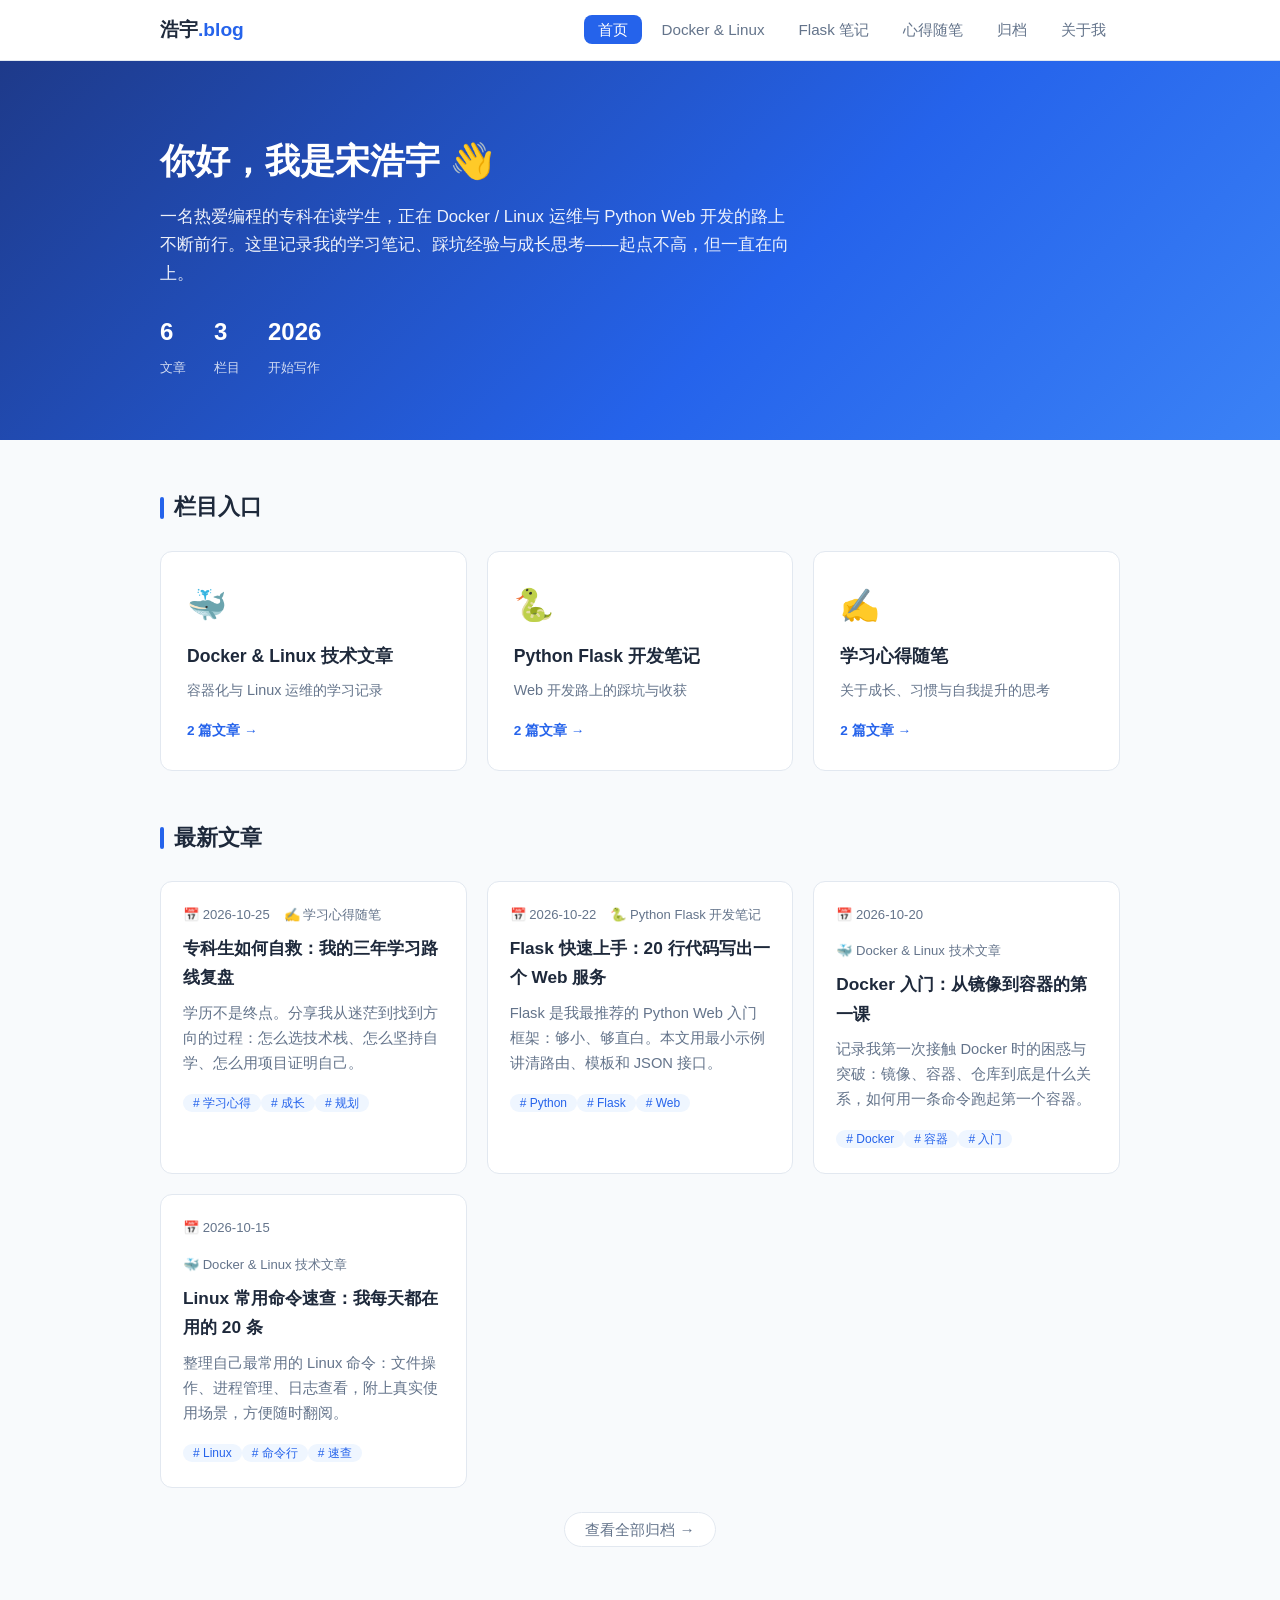
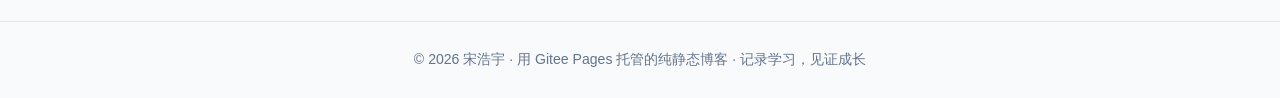
<file: index.html>
<!DOCTYPE html>
<html lang="zh-CN" data-page-node-id="cNDM3xUFpE4BNNk5byfZR0">
<head data-page-node-id="Z9mcagzHNfEuAjdAh82WEu">
  <meta charset="UTF-8" data-page-node-id="cCyyUaWG4G20N4meGMw7b3">
  <meta name="viewport" content="width=device-width, initial-scale=1.0" data-page-node-id="1etgIJega5Bqx6ivHk6iTt">
  <title>浩宇的技术博客 - 记录学习，见证成长</title>
  <link rel="stylesheet" href="css/style.css" data-page-node-id="K6vzIYeeqj6Mf6PJDNcRZx">
</head>
<body data-page-node-id="fht7KVlV8UeI9tq1Of3cJj">
  <nav class="navbar" data-page-node-id="DReSLDtnXKOoj9dSYjXvKb">
    <div class="container" data-page-node-id="JVAeW63MClh1OB8ak6tK0R">
      <a class="logo" href="index.html" data-page-node-id="T9YjNu9s7xB2HPOGHA2o20">浩宇<span data-page-node-id="86R35FlrQg2e3e8XKRmeJh">.blog</span></a>
      <ul class="nav-links" data-page-node-id="q27chAP36WceC39lHf7mj3">
        <li data-page-node-id="0xkMDG72MhRMveNYEfQG59"><a href="index.html" class="active" data-page-node-id="OToMNGxssOiHh0nzEj7kVd">首页</a></li>
        <li data-page-node-id="Ggc8G8fBkBBOWA6I2eCNjV"><a href="category.html?cat=docker" data-page-node-id="8BOBd0e1IfePcKLUKEpuDa">Docker &amp; Linux</a></li>
        <li data-page-node-id="AXd4IELqSF8S3DEe1nhy7n"><a href="category.html?cat=flask" data-page-node-id="X8Gvemk2Vp0pxuqn54D55s">Flask 笔记</a></li>
        <li data-page-node-id="hvMJ10XluGVCsqjWLxEyIt"><a href="category.html?cat=notes" data-page-node-id="NLwjFegkGrOMEsV2gr8wiD">心得随笔</a></li>
        <li data-page-node-id="GMw0slOx5n7CgeacXGlg1v"><a href="archive.html" data-page-node-id="DQVyAPUvzyrwhmcxWqDW9U">归档</a></li>
        <li data-page-node-id="sUy6VRuA97pCDpPVg9Hxnc"><a href="about.html" data-page-node-id="7vcbHM6SZo6KIkq38iNi9Q">关于我</a></li>
      </ul>
    </div>
  </nav>

  <header class="hero" data-page-node-id="YQpHiXjUlGR1H2V3FolLMQ">
    <div class="container" data-page-node-id="CSDhrD8rpVRmNckCkiYAVI">
      <h1 data-page-node-id="hD7n6JNm6NLWAocoPbAnGB">你好，我是宋浩宇 👋</h1>
      <p data-page-node-id="7wRpsmVA0AISNObOTFbSqE">一名热爱编程的专科在读学生，正在 Docker / Linux 运维与 Python Web 开发的路上不断前行。这里记录我的学习笔记、踩坑经验与成长思考——起点不高，但一直在向上。</p>
      <div class="stats" data-page-node-id="c838mC0kfvehGoKOXTU5fo">
        <div data-page-node-id="6IWpFNrZfMUX3TMTMWuNEu"><b id="stat-art" data-page-node-id="xoWXme8nYpss0VitD3sg7b">0</b><small data-page-node-id="zFbSE28Gr91crhi5hKVEER">文章</small></div>
        <div data-page-node-id="1pdv0WPcG1L0zekuXACeZO"><b id="stat-cat" data-page-node-id="q9UaFk6jQyO5IoDw3ACoyZ">3</b><small data-page-node-id="IXeI9k4MBfCAYDtYOY4OZw">栏目</small></div>
        <div data-page-node-id="r8tn6CIAXPlDd0urIN9Bza"><b data-page-node-id="n1jPWGSFZ2WO2ONx9fECf2">2026</b><small data-page-node-id="VTTl60oaVHQCBphYA0AeqS">开始写作</small></div>
      </div>
    </div>
  </header>

  <section class="section" data-page-node-id="k3R7ELxQ1PHNd6pIZTURR9">
    <div class="container" data-page-node-id="YhKlfei4JU9NszAqu6ZcEK">
      <h2 class="section-title" data-page-node-id="rZxMyys0DHbtMJQCFyYXXO">栏目入口</h2>
      <div class="cat-grid" id="cat-cards" data-page-node-id="53hZryOn1FsTiG6gz2ODei"></div>
    </div>
  </section>

  <section class="section" style="padding-top: 0;" data-page-node-id="ECLgWCyGTzCOWUbS9gjnzk">
    <div class="container" data-page-node-id="uDc7upXahfTSWJhvkGiQ7A">
      <h2 class="section-title" data-page-node-id="tPt1wbNNLT7qpL9ypkYpVX">最新文章</h2>
      <div class="post-grid" id="latest-posts" data-page-node-id="mDksM1RUuz3CfD1Mhrigx1"></div>
      <p style="text-align:center; margin-top:28px;" data-page-node-id="RNCCu8tS5ecM8nMDcH9kAe"><a class="tab-btn" href="archive.html" data-page-node-id="mGuAUG0HTAlYa8pOJS8ecl">查看全部归档 →</a></p>
    </div>
  </section>

  <footer data-page-node-id="nTAQmhzaKQc093UhWl0gFh">
    <div class="container" data-page-node-id="WQdaicWrN2YC6pLUz8mLcC">
      <p data-page-node-id="i5Vuqp4cBfpQEl5FgA978T">© 2026 宋浩宇 · 用 Gitee Pages 托管的纯静态博客 · 记录学习，见证成长</p>
    </div>
  </footer>

  <script src="js/articles.js"></script>
  <script src="js/main.js"></script>
  <script>
    renderCategoryCards("cat-cards");
    renderLatest("latest-posts", 4);
    document.getElementById("stat-art").textContent = ARTICLES.length;
  </script>
</body>
</html>
</file>
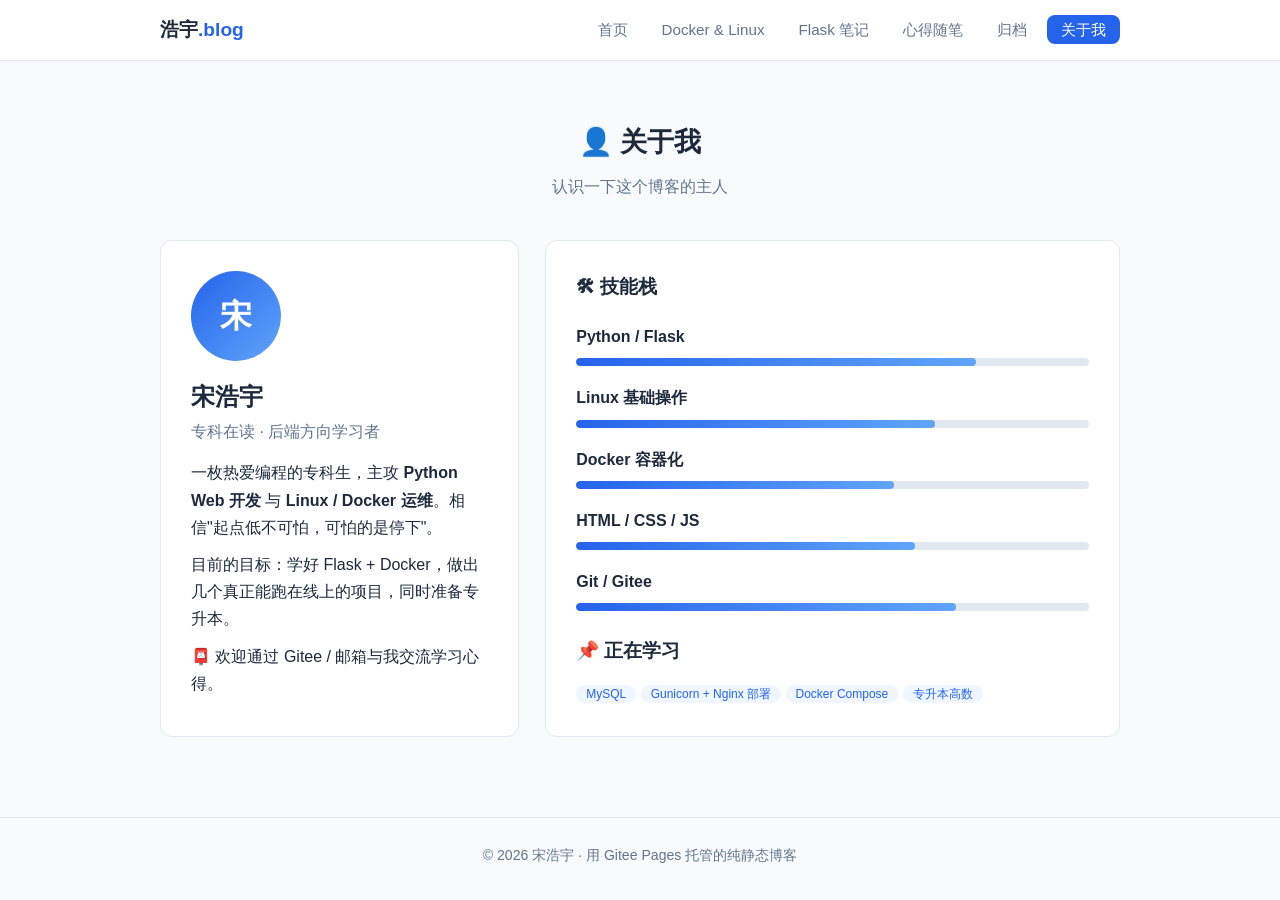
<file: about.html>
<!DOCTYPE html>
<html lang="zh-CN" data-page-node-id="MLsGwGHDO4EbX5T9ZeJfaX">
<head data-page-node-id="h0ibHr1dRAhhkPm0A1eLwP">
  <meta charset="UTF-8" data-page-node-id="SCuZzS111IaOMMSe2TsttD">
  <meta name="viewport" content="width=device-width, initial-scale=1.0" data-page-node-id="jAJrEDa4MEuKX9jTv9EwHm">
  <title>关于我 - 浩宇的技术博客</title>
  <link rel="stylesheet" href="css/style.css" data-page-node-id="Z3cCvEWDFY1jCGMN1UY9r6">
</head>
<body data-page-node-id="hFV3SqH4dpfRE1Ln8HLC50">
  <nav class="navbar" data-page-node-id="PxJ3XjTX1CXD62ATKk11CA">
    <div class="container" data-page-node-id="j9awLahNyObVoB8hwpdCQ4">
      <a class="logo" href="index.html" data-page-node-id="cTTIXR5HUC3bDvP7JIDnYW">浩宇<span data-page-node-id="iLHZlF45tNsCnmx6Hk4ovR">.blog</span></a>
      <ul class="nav-links" data-page-node-id="YzcRCCCe2wFyESIzRVGGHn">
        <li data-page-node-id="eLm4dCrmQEXepwLnx8AXcj"><a href="index.html" data-page-node-id="2WqlIcXMJHjYwzF8JFU0YE">首页</a></li>
        <li data-page-node-id="kkm4iozrZFy6NdZaDrrRtr"><a href="category.html?cat=docker" data-page-node-id="hWMOCbehPOsyyyuDnr1h3z">Docker &amp; Linux</a></li>
        <li data-page-node-id="asajjiAWb8R73RCoDaSjbX"><a href="category.html?cat=flask" data-page-node-id="0fXnuXqmMFzZ9ofCuBUceN">Flask 笔记</a></li>
        <li data-page-node-id="MSVnCFrCwQDxSxe2KG2YlW"><a href="category.html?cat=notes" data-page-node-id="5TVld43VJMM9q8N8ZrBZQe">心得随笔</a></li>
        <li data-page-node-id="jOKlSs5scc0pFu00qssxvO"><a href="archive.html" data-page-node-id="DIFNuyvPe9HbdizRLptXra">归档</a></li>
        <li data-page-node-id="dvLhjkjty4io4hAkG0H9QD"><a href="about.html" class="active" data-page-node-id="Bpo9wdF6sG0kk24FPMjHrV">关于我</a></li>
      </ul>
    </div>
  </nav>

  <div class="container" data-page-node-id="OEB9kcZJg720ORltxG3LUc">
    <div class="cat-header" data-page-node-id="ENYCYD20XkCr75ipbk2gEY">
      <h1 data-page-node-id="6fnkoJsxzkoJFxRbKXFvGc">👤 关于我</h1>
      <p data-page-node-id="hQAij4OmmgO5fZWS0VOEvm">认识一下这个博客的主人</p>
    </div>

    <div class="about-grid" style="padding-bottom:50px;" data-page-node-id="fnymrBKjBAbB5zWBzHizsN">
      <div class="about-card" data-page-node-id="kr2a6RbQ7Q5Kl89zFKKDyY">
        <div class="avatar" data-page-node-id="ajEhzi38KR7NHmLOmFc9hW">宋</div>
        <h2 data-page-node-id="iSErgIVtgOROhO5wh5u31s">宋浩宇</h2>
        <p style="color:var(--text-light); margin-bottom:14px;" data-page-node-id="4UbWjamWT4S0GfLYIpp6g6">专科在读 · 后端方向学习者</p>
        <p style="margin-bottom:10px;" data-page-node-id="nVnisaWSqO5aJj0SavotYA">一枚热爱编程的专科生，主攻 <b data-page-node-id="56c28H9056ra5Z9XXTc71V">Python Web 开发</b> 与 <b data-page-node-id="wO06QYZY8whFeA63woJJGS">Linux / Docker 运维</b>。相信"起点低不可怕，可怕的是停下"。</p>
        <p style="margin-bottom:10px;" data-page-node-id="MF7kANbJTTEp1AJmaWGl2R">目前的目标：学好 Flask + Docker，做出几个真正能跑在线上的项目，同时准备专升本。</p>
        <p data-page-node-id="bPBbbVmhR8JTdeNSPoEtw3">📮 欢迎通过 Gitee / 邮箱与我交流学习心得。</p>
      </div>

      <div class="about-card" data-page-node-id="76POEm9NT7oGmqgXeBMHIn">
        <h3 style="margin-bottom:20px;" data-page-node-id="qoISwmkS2ZAIDu9NrnpKqM">🛠 技能栈</h3>
        <div class="skill-group" data-page-node-id="rENlUS7PkxCmD2iio8vhP2">
          <h4 data-page-node-id="FLAZNhgzyKoWSZg1nMlspw">Python / Flask</h4>
          <div class="skill-bar" data-page-node-id="oHHsumbp96HuqbVQGFeTgw"><i style="width:78%" data-page-node-id="18UQYDbKMU8SX5vlCKDuEm"></i></div>
        </div>
        <div class="skill-group" data-page-node-id="72MKZ9973XHWXKBHd1sElD">
          <h4 data-page-node-id="h87uqEZ2gyEYC5sjSfH8gf">Linux 基础操作</h4>
          <div class="skill-bar" data-page-node-id="eg21fKX9W83YqHVfbaAkam"><i style="width:70%" data-page-node-id="ZLJJYKQqpbkEGAsdIxzjAq"></i></div>
        </div>
        <div class="skill-group" data-page-node-id="xPmbcl4OYJuNpJqMdWb2WU">
          <h4 data-page-node-id="mPYNPloTO3CAUIWrwY5Z8B">Docker 容器化</h4>
          <div class="skill-bar" data-page-node-id="f6CVbO0E15SugiMNoYt99F"><i style="width:62%" data-page-node-id="KrBdAeLs88jVscEVU7HMum"></i></div>
        </div>
        <div class="skill-group" data-page-node-id="wDHLxEXmmaYDC2EG5tTmJu">
          <h4 data-page-node-id="IsyP144V4NxboJ8nk0CCwO">HTML / CSS / JS</h4>
          <div class="skill-bar" data-page-node-id="J1SFTmkIT5WyvSkgV7B7Dj"><i style="width:66%" data-page-node-id="122nA5mPG6PoL3yPs7ufUK"></i></div>
        </div>
        <div class="skill-group" data-page-node-id="ulRYIwAQE7LQbh2tDtCxDv">
          <h4 data-page-node-id="woRQlB67P1BuTUKQj9ehCJ">Git / Gitee</h4>
          <div class="skill-bar" data-page-node-id="FaRGAXpHkdC7KDgG2bQHEd"><i style="width:74%" data-page-node-id="JiNertJqOHtrn70Ak5bC3U"></i></div>
        </div>
        <h3 style="margin:24px 0 12px;" data-page-node-id="sbBclS3t2Mub97h1vHJTWJ">📌 正在学习</h3>
        <p data-page-node-id="TDUsGQBW7dPYkTpVfqdkrv">
          <span class="tag" data-page-node-id="6mcluEZsSrms3586cBjlhV">MySQL</span>
          <span class="tag" data-page-node-id="SUNtClmXLsiATdWyeLZaEx">Gunicorn + Nginx 部署</span>
          <span class="tag" data-page-node-id="5y4WSsURM19Ax6TmPvXr6T">Docker Compose</span>
          <span class="tag" data-page-node-id="TkJfEqJhMItmttzvidv8Yp">专升本高数</span>
        </p>
      </div>
    </div>
  </div>

  <footer data-page-node-id="QuU6YgGJcPE9AgEdTkFLNB">
    <div class="container" data-page-node-id="hTtNM6LXs5Q1v9PWFvc7XI">
      <p data-page-node-id="c4ru2EwhaN2KS1CnLQ5DNs">© 2026 宋浩宇 · 用 Gitee Pages 托管的纯静态博客</p>
    </div>
  </footer>
</body>
</html>
</file>
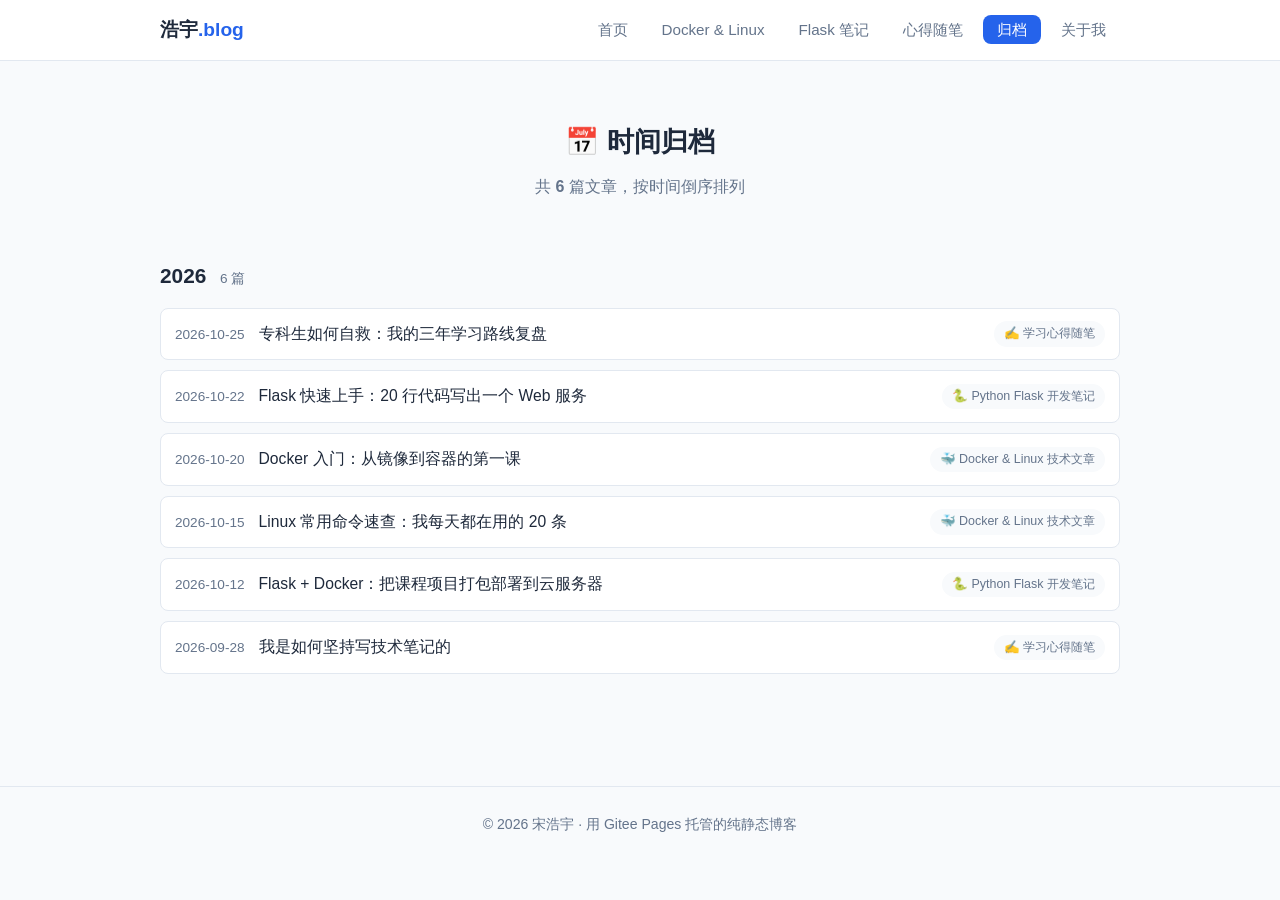
<file: archive.html>
<!DOCTYPE html>
<html lang="zh-CN">
<head>
  <meta charset="UTF-8">
  <meta name="viewport" content="width=device-width, initial-scale=1.0">
  <title>归档 - 浩宇的技术博客</title>
  <link rel="stylesheet" href="css/style.css">
</head>
<body>
  <nav class="navbar">
    <div class="container">
      <a class="logo" href="index.html">浩宇<span>.blog</span></a>
      <ul class="nav-links">
        <li><a href="index.html">首页</a></li>
        <li><a href="category.html?cat=docker">Docker &amp; Linux</a></li>
        <li><a href="category.html?cat=flask">Flask 笔记</a></li>
        <li><a href="category.html?cat=notes">心得随笔</a></li>
        <li><a href="archive.html" class="active">归档</a></li>
        <li><a href="about.html">关于我</a></li>
      </ul>
    </div>
  </nav>

  <div class="container">
    <div class="cat-header">
      <h1>📅 时间归档</h1>
      <p>共 <b id="archive-count">0</b> 篇文章，按时间倒序排列</p>
    </div>
    <section class="section" id="archive-list"></section>
  </div>

  <footer>
    <div class="container">
      <p>© 2026 宋浩宇 · 用 Gitee Pages 托管的纯静态博客</p>
    </div>
  </footer>

  <script src="js/articles.js"></script>
  <script src="js/main.js"></script>
  <script>renderArchive();</script>
</body>
</html>
</file>
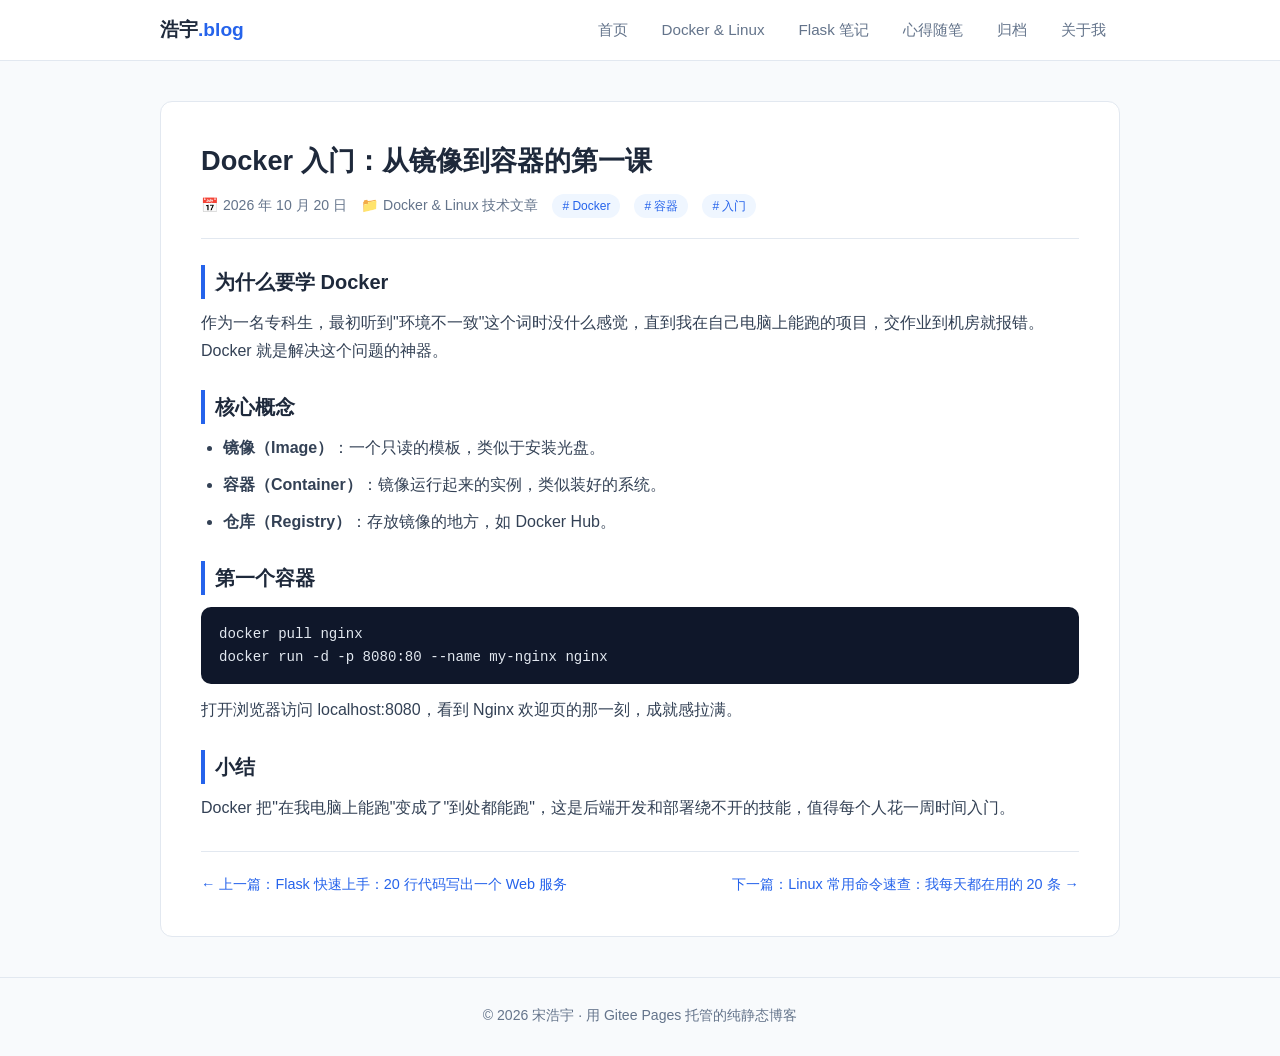
<file: article.html>
<!DOCTYPE html>
<html lang="zh-CN">
<head>
  <meta charset="UTF-8">
  <meta name="viewport" content="width=device-width, initial-scale=1.0">
  <title>文章详情 - 浩宇的技术博客</title>
  <link rel="stylesheet" href="css/style.css">
</head>
<body>
  <nav class="navbar">
    <div class="container">
      <a class="logo" href="index.html">浩宇<span>.blog</span></a>
      <ul class="nav-links">
        <li><a href="index.html">首页</a></li>
        <li><a href="category.html?cat=docker">Docker &amp; Linux</a></li>
        <li><a href="category.html?cat=flask">Flask 笔记</a></li>
        <li><a href="category.html?cat=notes">心得随笔</a></li>
        <li><a href="archive.html">归档</a></li>
        <li><a href="about.html">关于我</a></li>
      </ul>
    </div>
  </nav>

  <div class="container">
    <article class="article-wrap">
      <h1 id="art-title">加载中…</h1>
      <div class="art-meta" id="art-meta"></div>
      <div id="art-body"></div>
      <div class="art-nav" id="art-nav"></div>
    </article>
  </div>

  <footer>
    <div class="container">
      <p>© 2026 宋浩宇 · 用 Gitee Pages 托管的纯静态博客</p>
    </div>
  </footer>

  <script src="js/articles.js"></script>
  <script src="js/main.js"></script>
  <script>renderArticle();</script>
</body>
</html>
</file>
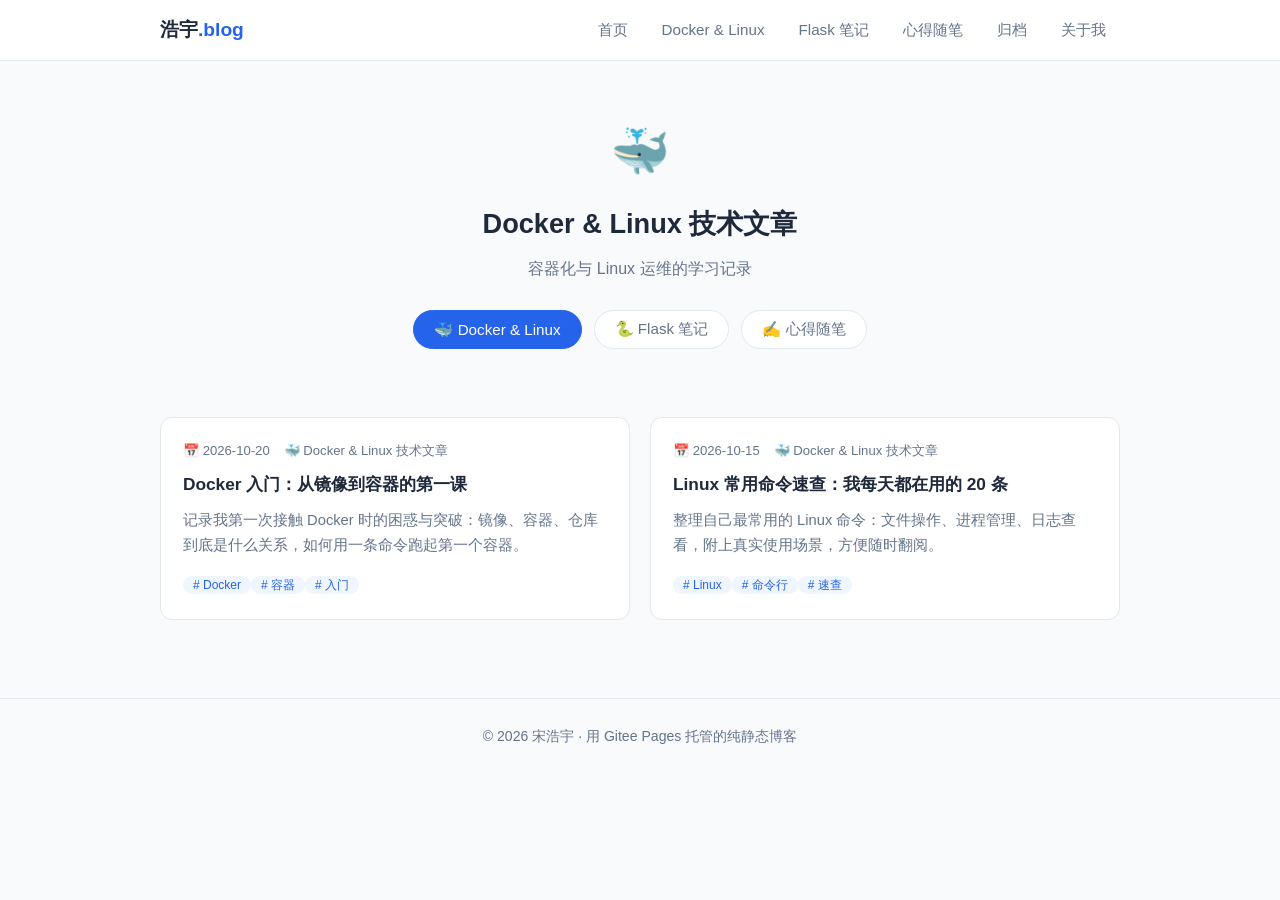
<file: category.html>
<!DOCTYPE html>
<html lang="zh-CN">
<head>
  <meta charset="UTF-8">
  <meta name="viewport" content="width=device-width, initial-scale=1.0">
  <title>分类栏目 - 浩宇的技术博客</title>
  <link rel="stylesheet" href="css/style.css">
</head>
<body>
  <nav class="navbar">
    <div class="container">
      <a class="logo" href="index.html">浩宇<span>.blog</span></a>
      <ul class="nav-links">
        <li><a href="index.html">首页</a></li>
        <li><a href="category.html?cat=docker">Docker &amp; Linux</a></li>
        <li><a href="category.html?cat=flask">Flask 笔记</a></li>
        <li><a href="category.html?cat=notes">心得随笔</a></li>
        <li><a href="archive.html">归档</a></li>
        <li><a href="about.html">关于我</a></li>
      </ul>
    </div>
  </nav>

  <div class="container">
    <div class="cat-header">
      <div class="big-icon" id="cat-icon">🐳</div>
      <h1 id="cat-name">Docker &amp; Linux 技术文章</h1>
      <p id="cat-desc">容器化与 Linux 运维的学习记录</p>
      <div class="tabs">
        <button class="tab-btn" data-cat="docker" onclick="location.href='category.html?cat=docker'">🐳 Docker &amp; Linux</button>
        <button class="tab-btn" data-cat="flask" onclick="location.href='category.html?cat=flask'">🐍 Flask 笔记</button>
        <button class="tab-btn" data-cat="notes" onclick="location.href='category.html?cat=notes'">✍️ 心得随笔</button>
      </div>
    </div>

    <section class="section">
      <div class="post-grid" id="cat-list"></div>
    </section>
  </div>

  <footer>
    <div class="container">
      <p>© 2026 宋浩宇 · 用 Gitee Pages 托管的纯静态博客</p>
    </div>
  </footer>

  <script src="js/articles.js"></script>
  <script src="js/main.js"></script>
  <script>renderCategory();</script>
</body>
</html>
</file>
<file: css/style.css>
/* ===== 全局 ===== */
:root {
  --primary: #2563eb;
  --primary-dark: #1d4ed8;
  --bg: #f8fafc;
  --card: #ffffff;
  --text: #1e293b;
  --text-light: #64748b;
  --border: #e2e8f0;
  --radius: 12px;
}
* { margin: 0; padding: 0; box-sizing: border-box; }
body {
  font-family: "PingFang SC", "Microsoft YaHei", -apple-system, sans-serif;
  background: var(--bg); color: var(--text); line-height: 1.7;
}
a { color: var(--primary); text-decoration: none; }
a:hover { color: var(--primary-dark); }
.container { max-width: 1000px; margin: 0 auto; padding: 0 20px; }

/* ===== 导航 ===== */
.navbar {
  background: var(--card); border-bottom: 1px solid var(--border);
  position: sticky; top: 0; z-index: 100;
}
.navbar .container { display: flex; align-items: center; justify-content: space-between; height: 60px; }
.logo { font-size: 1.2rem; font-weight: 700; color: var(--text); }
.logo span { color: var(--primary); }
.nav-links { display: flex; gap: 6px; list-style: none; }
.nav-links a {
  padding: 6px 14px; border-radius: 8px; color: var(--text-light); font-size: 0.95rem;
}
.nav-links a:hover { background: #eff6ff; color: var(--primary); }
.nav-links a.active { background: var(--primary); color: #fff; }

/* ===== Hero（首页） ===== */
.hero {
  background: linear-gradient(135deg, #1e3a8a 0%, #2563eb 60%, #3b82f6 100%);
  color: #fff; padding: 70px 0 60px;
}
.hero h1 { font-size: 2.2rem; margin-bottom: 12px; }
.hero p { opacity: .92; max-width: 640px; font-size: 1.05rem; }
.hero .stats { display: flex; gap: 28px; margin-top: 24px; }
.hero .stats b { font-size: 1.5rem; display: block; }
.hero .stats small { opacity: .8; }

/* ===== 区块标题 ===== */
.section { padding: 48px 0; }
.section-title { font-size: 1.4rem; margin-bottom: 24px; display: flex; align-items: center; gap: 10px; }
.section-title::before { content: ""; width: 4px; height: 22px; background: var(--primary); border-radius: 2px; }

/* ===== 栏目卡片 ===== */
.cat-grid { display: grid; grid-template-columns: repeat(auto-fit, minmax(260px, 1fr)); gap: 20px; }
.cat-card {
  background: var(--card); border: 1px solid var(--border); border-radius: var(--radius);
  padding: 26px; color: var(--text); transition: all .25s; display: block;
}
.cat-card:hover { transform: translateY(-4px); box-shadow: 0 10px 24px rgba(37,99,235,.12); border-color: var(--primary); }
.cat-icon { font-size: 2rem; margin-bottom: 10px; }
.cat-card h3 { font-size: 1.1rem; margin-bottom: 6px; }
.cat-card p { color: var(--text-light); font-size: .9rem; margin-bottom: 14px; }
.cat-count { color: var(--primary); font-size: .85rem; font-weight: 600; }

/* ===== 文章卡片 ===== */
.post-grid { display: grid; grid-template-columns: repeat(auto-fit, minmax(300px, 1fr)); gap: 20px; }
.post-card {
  background: var(--card); border: 1px solid var(--border); border-radius: var(--radius);
  padding: 22px; transition: box-shadow .25s;
}
.post-card:hover { box-shadow: 0 8px 20px rgba(0,0,0,.07); }
.post-meta { display: flex; flex-wrap: wrap; gap: 14px; font-size: .82rem; color: var(--text-light); margin-bottom: 8px; }
.post-card h3 { font-size: 1.08rem; margin-bottom: 8px; }
.post-card h3 a { color: var(--text); }
.post-card h3 a:hover { color: var(--primary); }
.post-summary { color: var(--text-light); font-size: .92rem; margin-bottom: 12px; }
.tag {
  background: #eff6ff; color: var(--primary); font-size: .75rem;
  padding: 2px 10px; border-radius: 999px;
}

/* ===== 栏目页 tabs ===== */
.cat-header { text-align: center; padding: 50px 0 10px; }
.cat-header .big-icon { font-size: 3rem; }
.cat-header h1 { font-size: 1.7rem; margin: 8px 0; }
.cat-header p { color: var(--text-light); }
.tabs { display: flex; justify-content: center; gap: 12px; margin: 28px 0 10px; flex-wrap: wrap; }
.tab-btn {
  border: 1px solid var(--border); background: var(--card); color: var(--text-light);
  padding: 8px 20px; border-radius: 999px; cursor: pointer; font-size: .95rem; transition: all .2s;
}
.tab-btn:hover { border-color: var(--primary); color: var(--primary); }
.tab-btn.active { background: var(--primary); border-color: var(--primary); color: #fff; }
.empty { text-align: center; color: var(--text-light); padding: 60px 0; }

/* ===== 文章详情 ===== */
.article-wrap {
  background: var(--card); border: 1px solid var(--border); border-radius: var(--radius);
  padding: 40px; margin: 40px 0;
}
.article-wrap h1 { font-size: 1.7rem; line-height: 1.4; margin-bottom: 14px; }
.art-meta { display: flex; flex-wrap: wrap; gap: 14px; color: var(--text-light); font-size: .88rem; padding-bottom: 20px; border-bottom: 1px solid var(--border); margin-bottom: 24px; }
#art-body h2 { font-size: 1.25rem; margin: 26px 0 10px; padding-left: 10px; border-left: 4px solid var(--primary); }
#art-body p, #art-body li { margin-bottom: 10px; color: #334155; }
#art-body ul, #art-body ol { padding-left: 22px; }
#art-body pre {
  background: #0f172a; color: #e2e8f0; padding: 16px 18px; border-radius: 10px;
  overflow-x: auto; font-size: .88rem; margin: 12px 0; line-height: 1.6;
}
#art-body code { font-family: Consolas, "Courier New", monospace; }
.art-nav { display: flex; justify-content: space-between; gap: 12px; margin-top: 30px; padding-top: 20px; border-top: 1px solid var(--border); flex-wrap: wrap; }
.nav-link { font-size: .9rem; }

/* ===== 归档 ===== */
.archive-year { margin-bottom: 34px; }
.year-title { font-size: 1.3rem; margin-bottom: 14px; }
.year-count { font-size: .85rem; color: var(--text-light); font-weight: normal; margin-left: 8px; }
.archive-items { list-style: none; }
.archive-items li {
  display: flex; align-items: center; gap: 14px; padding: 12px 14px;
  background: var(--card); border: 1px solid var(--border); border-radius: 8px; margin-bottom: 10px;
}
.archive-items a { color: var(--text); flex: 1; font-size: .98rem; }
.archive-items a:hover { color: var(--primary); }
.archive-date { color: var(--text-light); font-size: .85rem; font-variant-numeric: tabular-nums; }
.archive-tag { font-size: .78rem; color: var(--text-light); background: var(--bg); padding: 2px 10px; border-radius: 999px; white-space: nowrap; }

/* ===== 关于我 ===== */
.about-grid { display: grid; grid-template-columns: 1fr 1.6fr; gap: 26px; margin-top: 30px; }
@media (max-width: 720px) { .about-grid { grid-template-columns: 1fr; } }
.about-card {
  background: var(--card); border: 1px solid var(--border); border-radius: var(--radius); padding: 30px;
}
.avatar { width: 90px; height: 90px; border-radius: 50%; background: linear-gradient(135deg,#2563eb,#60a5fa);
  color:#fff; display:flex; align-items:center; justify-content:center; font-size:2rem; font-weight:700; margin-bottom:16px; }
.skill-group { margin-bottom: 18px; }
.skill-group h4 { margin-bottom: 8px; }
.skill-bar { height: 8px; background: var(--border); border-radius: 999px; overflow: hidden; }
.skill-bar i { display: block; height: 100%; background: linear-gradient(90deg,#2563eb,#60a5fa); border-radius: 999px; }

/* ===== 页脚 ===== */
footer { border-top: 1px solid var(--border); padding: 26px 0; text-align: center; color: var(--text-light); font-size: .88rem; margin-top: 30px; }
</file>
